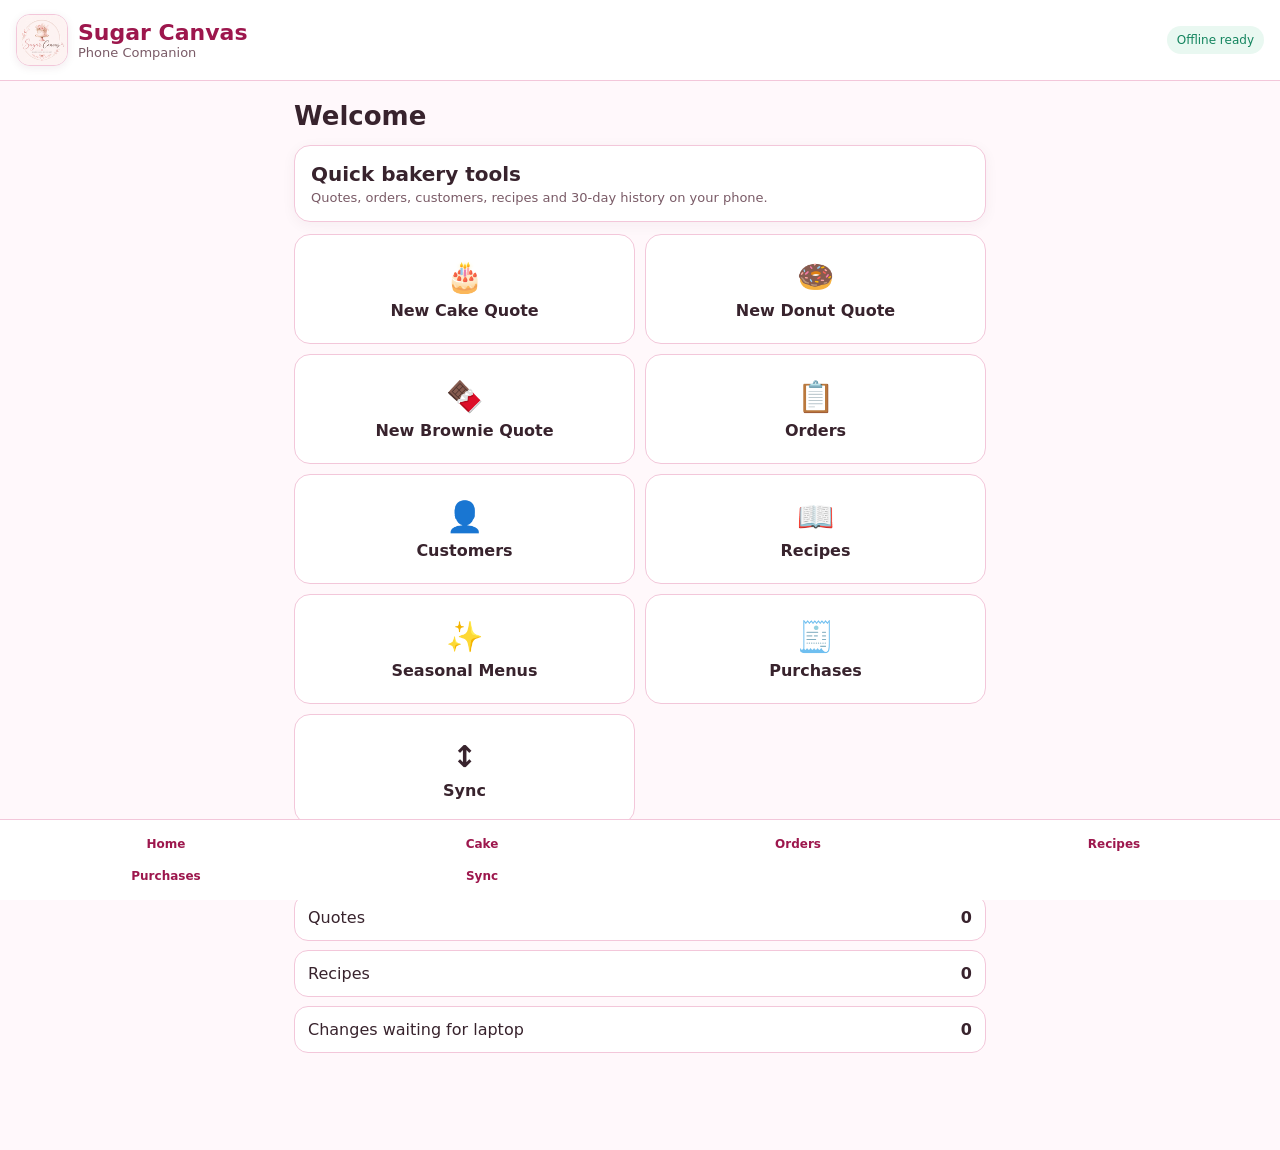
<file: index.html>
<!doctype html>
<html lang="en">
<head>
<meta charset="utf-8">
<meta name="viewport" content="width=device-width,initial-scale=1,viewport-fit=cover">
<meta name="theme-color" content="#d9468f">
<title>Sugar Canvas Companion</title>
<link rel="manifest" href="manifest.webmanifest?v=28">
<link rel="icon" href="logo-192.png" type="image/png">
<link rel="apple-touch-icon" href="logo-192.png">
<link rel="stylesheet" href="app.css?v=28">
<style data-updater-hidden-fix>
.update-overlay[hidden],.update-banner[hidden],.update-success[hidden]{display:none!important}
</style>
</head>
<body>
<header class="topbar">
  <div class="brand-wrap">
    <img class="brand-logo" src="logo-96.png" alt="Sugar Canvas logo">
    <div>
      <div class="brand">Sugar Canvas</div>
      <div class="sub">Phone Companion</div>
    </div>
  </div>
  <div id="syncBadge" class="badge">Offline ready</div>
</header>

<main id="app">
<section id="home" class="page active">
  <h1>Welcome</h1>
  <div class="hero-card">
    <div class="big">Quick bakery tools</div>
    <div class="muted">Quotes, orders, customers, recipes and 30-day history on your phone.</div>
  </div>
  <div class="home-grid">
    <button class="tile" data-go="cake"><span>🎂</span><b>New Cake Quote</b></button>
    <button class="tile" data-go="donut"><span>🍩</span><b>New Donut Quote</b></button>
    <button class="tile" data-go="brownie"><span>🍫</span><b>New Brownie Quote</b></button>
    <button class="tile" data-go="orders"><span>📋</span><b>Orders</b></button>
    <button class="tile" data-go="customers"><span>👤</span><b>Customers</b></button>
    <button class="tile" data-go="recipes"><span>📖</span><b>Recipes</b></button>
    <button class="tile" data-go="seasonal"><span>✨</span><b>Seasonal Menus</b></button>
    <button class="tile" data-go="purchases"><span>🧾</span><b>Purchases</b></button>
    <button class="tile" data-go="sync"><span>↕</span><b>Sync</b></button>
  </div>
  <div class="summary" id="homeSummary"></div>
</section>

<section id="cake" class="page">
  <div class="page-head"><button class="back" data-go="home">←</button><h1>Cake Quote</h1></div>
  <div class="card form">
    <label>Customer<select id="cakeCustomer"></select></label>
    <button class="secondary" id="cakeAddCustomer">+ Add Customer</button>

    <label>Cake<select id="cakeRecipe"></select></label>
    <div class="two">
      <label>Weight (g)<input id="cakeWeight" type="number" value="500" min="1" step="1" list="cakeWeightPresets"><datalist id="cakeWeightPresets"><option value="100"><option value="250"><option value="300"><option value="400"><option value="500"><option value="600"><option value="750"><option value="1000"><option value="1250"><option value="1500"><option value="2000"><option value="2500"><option value="3000"><option value="3500"><option value="4000"></datalist></label>
      <label>Quantity<input id="cakeQty" type="number" value="1" min="1" step="1"></label>
    </div>

    <label>Packaging<select id="cakePackaging"></select></label>
    <label>Customization / POS Total ($)
      <input id="cakeCustomizationCost" type="number" value="0" min="0" step="0.10"
             placeholder="Enter the same total as laptop POS, e.g. 30.00">
    </label>
    <div class="small">For matching laptop pricing, enter the same customisation/POS total used on the laptop.</div>

    <div class="subsection">
      <div class="subsection-head">
        <div>
          <b>Add-Ons / Frosting</b>
          <div class="small">Uses the same Add-On recipes and weight-based pricing from the laptop.</div>
        </div>
      </div>
      <div id="cakeAddonList" class="addon-grid"></div>
      <div id="selectedAddons" class="selected-addons"></div>
      <button class="secondary" id="addCustomAddon">+ Other / Custom Add-On</button>
    </div>

    <label>Delivery date<input id="cakeDate" type="date"></label>
    <label>Delivery needed?
      <select id="cakeDeliveryNeeded">
        <option value="no">No — Pickup</option>
        <option value="yes">Yes — Delivery</option>
      </select>
    </label>
    <label id="cakeDeliveryChargeWrap" hidden>Delivery charge ($)
      <input id="cakeDeliveryCharge" type="number" value="0" min="0" step="0.50">
    </label>
    <label>Notes<textarea id="cakeNote" rows="3" placeholder="Colour, writing, customer request..."></textarea></label>
  </div>

  <div class="price-card">
    <div><span>Full Cake Cost</span><b id="cakeCost">$0.00</b></div>
    <div><span>Add-On Cost</span><b id="cakeAddonTotal">$0.00</b></div>
    <label class="profit-picker">Profit %
      <input id="cakeProfitPct" type="number" value="80" inputmode="decimal" step="1">
    </label>
    <div class="small profit-help">Default 80%. Clear it and type any higher percentage. Minimum allowed is 80%.</div>
    <div><span>Calculated Selling Price</span><b id="cakeSellingPrice">$0</b></div>
  </div>

  <button class="wide" id="reviewCakePrice">Review Price →</button>
</section>

<section id="cakeReview" class="page">
  <div class="page-head"><button class="back" data-go="cake">←</button><h1>Price Summary</h1></div>

  <div class="receipt card">
    <div class="receipt-brand">Sugar Canvas</div>
    <div class="small center">Cake Quote Price Breakdown</div>
    <div class="receipt-rule"></div>
    <div id="cakeReceiptLines"></div>
    <div class="receipt-rule"></div>
    <div class="receipt-line strong"><span>Total Cost</span><b id="reviewTotalCost">$0.00</b></div>
    <div class="receipt-line"><span>Profit %</span><b id="reviewProfitPct">80%</b></div>
    <div class="receipt-line"><span>Delivery Charge</span><b id="reviewDeliveryCharge">$0.00</b></div>
    <div class="receipt-line suggested"><span>Calculated Customer Price</span><b id="reviewSellingPrice">$0</b></div>
  </div>

  <div class="card form">
    <label>Final Customer Price ($)<input id="cakeFinalPrice" type="number" value="0" step="1"></label>
    <label>Deposit ($)<input id="cakeDeposit" type="number" value="0" min="0" step="0.5"></label>
    <div class="receipt-line"><span>Estimated Profit</span><b id="reviewProfit">$0.00</b></div>
  </div>

  <div class="action-row">
    <button id="saveCakeQuote">Save Quote</button>
    <button id="confirmCakeOrder">Confirm Order</button>
  </div>
  <button id="cancelCakeEdit" class="secondary wide" hidden>Cancel Editing</button>
</section>

<section id="donut" class="page">
  <div class="page-head"><button class="back" data-go="home">←</button><h1>Donut Quote</h1></div>
  <div class="card form">
    <label>Customer<select id="donutCustomer"></select></label>
    <button class="secondary" id="donutAddCustomer">+ Add Customer</button>
    <label>Product
      <select id="donutKind">
        <optgroup label="Classic Donuts">
          <option value="bomboloni">Bomboloni Assorted</option>
          <option value="ring_glazed">Original Glazed Ring Donuts</option>
          <option value="ring_cinnamon">Cinnamon Ring Donuts</option>
          <option value="ring_assorted">Assorted Topped Ring Donuts</option>
        </optgroup>
        <optgroup label="Premium Donuts">
          <option value="premium_assorted">Premium Assorted Box</option>
          <option value="premium_mango_passion">Mango-Passion Fruit Premium Donut</option>
          <option value="premium_coffee_caramel">Coffee Caramel Premium Donut</option>
          <option value="premium_strawberry">Strawberry Premium Donut</option>
          <option value="premium_blueberry">Blueberry Premium Donut</option>
        </optgroup>
        <option value="custom">Custom / Other Donut Order</option>
      </select>
    </label>
    <label>Pieces
      <select id="donutQty"></select>
    </label>
    <div class="subsection">
      <div class="subsection-head"><div><b>Premium Donut Menu</b><div class="small">Quick-select premium options will appear here after your premium menu is uploaded and synced.</div></div></div>
      <div id="premiumDonutMenu"></div>
    </div>
    <div class="subsection">
      <div class="subsection-head"><div><b>Custom Item / Extra</b><div class="small">For anything not on the menu. Add a description, quantity and the customer price to add.</div></div></div>
      <div id="donutCustomItems" class="selected-addons"></div>
      <button id="addDonutCustomItem" type="button" class="secondary">+ Add Custom Item / Extra</button>
    </div>
    <label>Flavours / notes<textarea id="donutFlavours" rows="3" placeholder="Nutella, pistachio, custard..."></textarea></label>
    <label>Delivery date<input id="donutDate" type="date"></label>
    <label>Delivery needed?
      <select id="donutDeliveryNeeded">
        <option value="no">No — Pickup</option>
        <option value="yes">Yes — Delivery</option>
      </select>
    </label>
    <label id="donutDeliveryChargeWrap" hidden>Delivery charge ($)
      <input id="donutDeliveryCharge" type="number" value="0" min="0" step="0.50">
    </label>
    <label>Deposit ($)<input id="donutDeposit" type="number" value="0" min="0" step="0.5"></label>
  </div>
  <div class="price-card">
    <div><span>Menu price</span><b id="donutBasePrice">$0.00</b></div><div><span>Custom items / extras</span><b id="donutCustomTotal">$0.00</b></div>
    <div><span>Delivery charge</span><b id="donutDeliveryPrice">$0.00</b></div>
    <div><span>Customer price</span><b id="donutPrice">$0.00</b></div>
  </div>
  <div class="action-row">
    <button id="saveDonutQuote">Save Quote</button>
    <button id="confirmDonutOrder">Confirm Order</button>
  </div>
  <button id="cancelDonutEdit" class="secondary wide" hidden>Cancel Editing</button>
</section>


<section id="brownie" class="page">
  <div class="page-head"><button class="back" data-go="home">←</button><h1>Brownie Quote</h1></div>
  <div class="card form">
    <label>Customer<select id="brownieCustomer"></select></label>
    <button class="secondary" id="brownieAddCustomer">+ Add Customer</button>
    <label>Brownie / Blondie<select id="brownieKind">
      <option value="classic">Classic Brownie — $30</option><option value="cream_cheese">Cream Cheese Brownie — $35</option><option value="oreo">Oreo Brownie — $33</option><option value="biscoff_blondies">Biscoff Blondies — $37</option><option value="assorted">Assorted Brownie Box — $40</option><option value="custom">Custom / Other Brownie Order</option>
    </select></label>
    <label>Cut into pieces<select id="browniePieces"><option>4</option><option>6</option><option>9</option><option>12</option></select></label>
    <div class="subsection"><div class="subsection-head"><div><b>Custom Item / Extra</b><div class="small">Add anything outside the menu.</div></div></div><div id="brownieCustomItems" class="selected-addons"></div><button id="addBrownieCustomItem" type="button" class="secondary">+ Add Custom Item / Extra</button></div>
    <label>Notes / flavours<textarea id="brownieNote" rows="3"></textarea></label>
    <label>Delivery date<input id="brownieDate" type="date"></label>
    <label>Delivery needed?<select id="brownieDeliveryNeeded"><option value="no">No — Pickup</option><option value="yes">Yes — Delivery</option></select></label>
    <label id="brownieDeliveryChargeWrap" hidden>Delivery charge ($)<input id="brownieDeliveryCharge" type="number" value="0" min="0" step="0.50"></label>
    <label>Deposit ($)<input id="brownieDeposit" type="number" value="0" min="0" step="0.5"></label>
  </div>
  <div class="price-card"><div><span>Menu price</span><b id="brownieBasePrice">$30.00</b></div><div><span>Custom items / extras</span><b id="brownieCustomTotal">$0.00</b></div><div><span>Delivery charge</span><b id="brownieDeliveryPrice">$0.00</b></div><div><span>Customer price</span><b id="browniePrice">$30.00</b></div></div>
  <div class="action-row"><button id="saveBrownieQuote">Save Quote</button><button id="confirmBrownieOrder">Confirm Order</button></div>
</section>

<section id="orders" class="page">
  <div class="page-head"><button class="back" data-go="home">←</button><h1>Orders</h1></div>
  <div class="filters">
    <input id="orderSearch" placeholder="Search customer or order...">
    <select id="orderFilter">
      <option value="all">All</option><option value="active">Active</option>
      <option value="quotation">Quotes</option><option value="completed">Completed</option>
    </select>
  </div>
  <div id="ordersList" class="list"></div>
</section>

<section id="orderDetail" class="page">
  <div class="page-head"><button class="back" data-go="orders">←</button><h1>Order Details</h1></div>
  <div id="orderDetailContent"></div>
  <button id="orderQuoteBtn" class="secondary wide" type="button" hidden>📄 Generate Quotation</button>
  <button id="confirmQuoteBtn" class="wide" type="button" hidden>✓ Record Payment & Confirm Order</button>
  <button id="completeOrderBtn" class="complete-order-btn wide">✓ Complete Order</button>
  <button id="orderReceiptBtn" class="wide" type="button" hidden>🧾 Generate Receipt</button>
  <button id="refreshInvoiceCustomerBtn" class="secondary wide" type="button" hidden>👤 Change / Refresh Invoice Customer</button>
  <div class="small center" id="orderReceiptHelp" style="margin:-4px 0 12px" hidden>Paid orders can generate, save, print or share a POS-style receipt anytime.</div>
  <div class="action-row">
    <button id="editOrderBtn">Edit Order</button>
    <button id="deleteOrderBtn" class="danger">Delete Order</button>
  </div>
</section>

<section id="customers" class="page">
  <div class="page-head"><button class="back" data-go="home">←</button><h1>Customers</h1></div>
  <button id="addCustomerBtn">+ Add Customer</button>
  <div id="customersList" class="list"></div>
</section>

<section id="customerForm" class="page">
  <div class="page-head"><button class="back" id="cancelCustomerFormTop">←</button><h1 id="customerFormTitle">Add Customer</h1></div>
  <div class="card form">
    <label>Customer Type
      <select id="customerType">
        <option value="Personal">Personal</option>
        <option value="Business">Business</option>
      </select>
    </label>

    <div id="personalCustomerFields">
      <label>Customer Name<input id="customerName" autocomplete="name"></label>
    </div>

    <div id="businessCustomerFields" hidden>
      <label>Business Name<input id="customerBusinessName" autocomplete="organization"></label>
      <label>ABN<input id="customerABN" inputmode="numeric" placeholder="Optional"></label>
      <label>Contact Person<input id="customerContactPerson" autocomplete="name"></label>
    </div>

    <label>Phone<input id="customerPhone" inputmode="tel" autocomplete="tel"></label>
    <label>Email<input id="customerEmail" inputmode="email" autocomplete="email"></label>
    <label>Main Address<textarea id="customerAddress" rows="2"></textarea></label>

    <div id="businessAddressFields" hidden>
      <label>Billing Address<textarea id="customerBillingAddress" rows="2" placeholder="Leave blank if same as main address"></textarea></label>
      <label>Delivery Address<textarea id="customerDeliveryAddress" rows="2" placeholder="Leave blank if same as main address"></textarea></label>
      <label>PO / Reference Number<input id="customerPOReference" placeholder="Optional"></label>
    </div>

    <label>Referral Customer ID<input id="customerReferral" placeholder="Optional — e.g. SC-C0007"></label>
    <label>Notes<textarea id="customerNote" rows="3"></textarea></label>
  </div>
  <div class="action-row">
    <button id="saveCustomerForm" type="button">Save Customer</button>
    <button id="cancelCustomerForm" type="button" class="secondary">Cancel</button>
  </div>
</section>


<section id="seasonal" class="page">
  <div class="page-head"><button class="back" data-go="home">←</button><h1>Seasonal Menus</h1></div>
  <div class="card">
    <div class="small">Christmas, Valentine’s Day, New Year and other limited menus. Reuse your existing recipes and add only what changes.</div>
  </div>
  <button id="addSeasonalMenuBtn" class="wide">+ Create Seasonal Menu</button>
  <div id="seasonalMenusList" class="list"></div>
</section>

<section id="recipes" class="page">
  <div class="page-head"><button class="back" data-go="home">←</button><h1>Recipes</h1></div>
  <div class="card form">
    <label>Search recipes<input id="recipeSearch" type="search" placeholder="Search cake, frosting, add-on..."></label>
    <label>Recipe type<select id="recipeTypeFilter"><option value="">All Types</option><option value="Cake">Cake</option><option value="Add-On">Add-On</option></select></label>
    <div class="small">Read-only on the phone. Edit recipes on the laptop, then sync.</div>
  </div>
  <div id="recipesList" class="list"></div>
</section>
<section id="recipeDetail" class="page">
  <div class="page-head"><button class="back" data-go="recipes">←</button><h1>Recipe Details</h1></div>
  <div id="recipeDetailContent"></div>
</section>



<section id="purchases" class="page">
  <div class="page-head"><button class="back" data-go="home">←</button><h1>Purchases</h1></div>
  <button id="newPurchaseBtn" class="wide">+ New Purchase</button>
  <div class="card small">Purchases are grouped by month. Finance linking is finalized on the laptop during sync.</div>
  <div id="purchasesList" class="list"></div>
</section>

<section id="purchaseDetail" class="page">
  <div class="page-head"><button class="back" data-go="purchases">←</button><h1>Purchase Details</h1></div>
  <div id="purchaseDetailContent"></div>
  <div class="action-row">
    <button id="editPurchaseBtn">Edit</button>
    <button id="deletePurchaseBtn" class="danger-button">Delete</button>
  </div>
</section>

<section id="newPurchase" class="page">
  <div class="page-head"><button class="back" data-go="purchases">←</button><h1 id="purchaseFormTitle">New Purchase</h1></div>
  <div class="card form">
    <label>Vendor<select id="purSupplier"></select></label>
    <button id="purNewVendor" type="button" class="secondary">+ New Vendor</button>
    <label>ABN (optional)<input id="purABN" inputmode="numeric"></label>
    <div class="two">
      <label>Date<input id="purDate" type="date"></label>
      <label>Time<input id="purTime" type="time" lang="en-GB" step="60"></label>
    </div>
    <label>Receipt / Invoice / Docket Number<input id="purInvoice" placeholder="Receipt or invoice reference"></label>
    <label>Paid With<select id="purPaidWith"></select></label>
    <div class="two">
      <label>GST Paid ($)<input id="purGST" type="number" min="0" step="0.01" value="0"></label>
      <label>Total Amount ($)<input id="purTotal" type="number" min="0" step="0.01" value="0"></label>
    </div>
    <label>Attach receipt / invoice<input id="purAttachment" type="file" accept="image/*,.pdf,application/pdf" capture="environment"></label>
    <div id="purAttachmentInfo" class="small">Optional. Photo/PDF transfers to the laptop on Sync Now.</div>
  </div>

  <div class="card">
    <div class="list-top"><b>Items Bought</b><button id="openPurchaseItemDialog" type="button" class="secondary">+ Add Item</button></div>
    <div id="purItemsList"></div>
  </div>

  <button id="savePurchaseBtn" class="wide">Save Purchase</button>
  <button id="cancelPurchaseEditBtn" class="secondary wide" hidden>Cancel Editing</button>
</section>

<dialog id="purchaseItemDialog" class="modal-card">
  <form method="dialog" class="form">
    <h2>Add Purchased Item</h2>
    <label>Ingredient<select id="purIngredient"></select></label>
    <button id="purNewIngredient" type="button" class="secondary">+ New Ingredient</button>
    <div class="two">
      <label>Packs Bought<input id="purPacks" type="number" min="0.01" step="1" value="1"></label>
      <label>Size Per Pack<input id="purPackSize" type="number" min="0.01" step="0.01"></label>
    </div>
    <label>Unit<select id="purUnit"><option>g</option><option>kg</option><option>ml</option><option>L</option><option>pcs</option></select></label>
    <div class="small">Total stock: <b id="purTotalQty">0</b></div>
    <label>Amount Paid For All Packs ($)<input id="purAmount" type="number" min="0" step="0.01"></label>
    <label class="checkline"><input id="purUpdatePrice" type="checkbox" checked> Update current recipe price</label>
    <div class="action-row compact">
      <button id="cancelPurchaseItem" type="button" class="secondary">Cancel</button>
      <button id="purAddItem" type="button">Add Item</button>
    </div>
  </form>
</dialog>

<dialog id="vendorDialog" class="modal-card">
  <form method="dialog" class="form">
    <h2>New Vendor</h2>
    <label>Vendor Name<input id="newVendorName"></label>
    <label>ABN (optional)<input id="newVendorABN" inputmode="numeric"></label>
    <div class="action-row compact">
      <button id="cancelVendor" type="button" class="secondary">Cancel</button>
      <button id="saveVendor" type="button">Save Vendor</button>
    </div>
  </form>
</dialog>

<div id="updateBanner" class="update-banner" hidden>
  <span id="updateBannerText">New Sugar Canvas version available.</span>
  <button id="updateNowBtn">Update Now</button>
</div>

<div id="updateOverlay" class="update-overlay" hidden>
  <div class="update-card">
    <div id="updateSpinner" class="update-spinner"></div>
    <div id="updateSuccess" class="update-success" hidden>✓</div>
    <div id="updateStatusTitle" class="update-status-title">Updating Sugar Canvas</div>
    <div id="updatePercent" class="update-percent">0%</div>
    <div class="update-progress-track"><div id="updateProgressBar" class="update-progress-bar"></div></div>
    <div id="updateStatusText" class="small center">Preparing update…</div>
  </div>
</div>

<section id="sync" class="page">
  <div class="page-head"><button class="back" data-go="home">←</button><h1>Sync</h1></div>

  <div class="card wifi-card">
    <h2>Same-Wi-Fi Sync</h2>
    <p class="muted">Pair this phone once. After that, no pairing code is needed again. The laptop must be open and both devices must be on the same Wi-Fi.</p>
    <div id="wifiNotPaired">
      <label>Laptop address<input id="lanServer" inputmode="url" placeholder="http://192.168.1.25:8765"></label>
      <label>6-digit pairing code<input id="lanCode" inputmode="numeric" maxlength="6" placeholder="123456"></label>
      <label>Phone name<input id="lanDeviceName" placeholder="Choa's Phone"></label>
      <button id="pairPhone">Pair Phone</button>
    </div>
    <div id="wifiPaired" hidden>
      <div class="sync-ok">✓ This phone is approved</div>
      <div class="small" id="pairedLaptop"></div>
      <label>Laptop address<input id="pairedServer" inputmode="url"></label>
      <div class="action-row compact">
        <button id="saveLanAddress" class="secondary">Update Address</button>
        <button id="syncNow">Sync Now</button>
      </div>
      <button id="forgetLaptop" class="danger-button">Forget This Laptop</button>
    </div>
  </div>

  <div class="card">
    <h2>Sync Status</h2>
    <div id="syncStatus"></div>
  </div>

  <details class="card">
    <summary><b>Backup File Sync</b></summary>
    <p>If Wi-Fi sync is unavailable, you can still use the JSON file method.</p>
    <p><b>Laptop → Phone</b></p>
    <label class="file-button">Import from Laptop<input id="importLaptop" type="file" accept=".json,application/json"></label>
    <p style="margin-top:18px"><b>Phone → Laptop</b></p>
    <button id="exportLaptop">Export Changes to Laptop</button>
  </details>
</section>
</main>

<nav class="bottom-nav">
  <button data-go="home">Home</button>
  <button data-go="cake">Cake</button>
  <button data-go="orders">Orders</button>
  <button data-go="recipes">Recipes</button>
  <button data-go="purchases">Purchases</button>
  <button data-go="sync">Sync</button>
</nav>

<script src="app.js?v=49"></script>
</body>
</html>
</file>
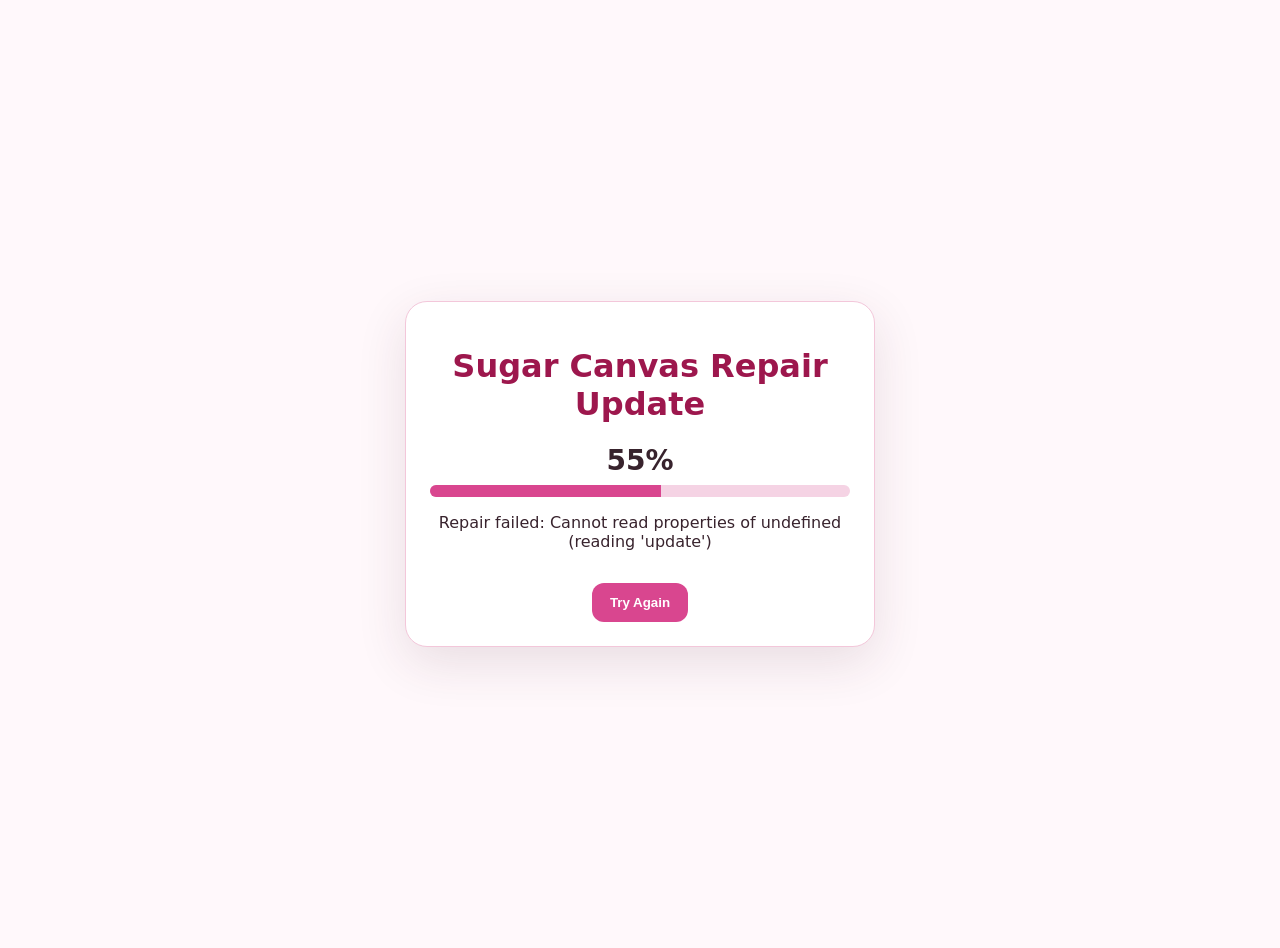
<file: repair.html>
<!doctype html>
<html lang="en">
<head>
<meta charset="utf-8">
<meta name="viewport" content="width=device-width,initial-scale=1">
<meta http-equiv="Cache-Control" content="no-store">
<title>Sugar Canvas Update Repair</title>
<style>
body{font-family:system-ui,-apple-system,Segoe UI,Roboto,sans-serif;background:#fff8fb;color:#38232d;margin:0;display:grid;min-height:100vh;place-items:center;padding:24px}
.card{width:min(420px,100%);background:white;border:1px solid #f3c7da;border-radius:22px;padding:24px;text-align:center;box-shadow:0 16px 50px rgba(70,30,50,.12)}
h1{color:#9d174d}.ring{width:76px;height:76px;border:8px solid #f5d3e4;border-top-color:#d9468f;border-radius:50%;margin:16px auto;animation:s .8s linear infinite}
@keyframes s{to{transform:rotate(360deg)}}.bar{height:12px;background:#f5d3e4;border-radius:99px;overflow:hidden}.fill{height:100%;width:0;background:#d9468f;transition:.35s}
.ok{font-size:72px;color:#13845e;display:none}.pct{font-size:28px;font-weight:800;margin:8px}
button{margin-top:16px;background:#d9468f;color:white;border:0;border-radius:12px;padding:12px 18px;font-weight:800}
</style>
</head>
<body>
<div class="card">
<h1>Sugar Canvas Repair Update</h1>
<div id="ring" class="ring"></div>
<div id="ok" class="ok">✓</div>
<div id="pct" class="pct">0%</div>
<div class="bar"><div id="fill" class="fill"></div></div>
<p id="msg">Preparing repair…</p>
<button id="retry" hidden>Try Again</button>
</div>
<script>
const pct=document.getElementById('pct'),fill=document.getElementById('fill'),msg=document.getElementById('msg'),ring=document.getElementById('ring'),ok=document.getElementById('ok'),retry=document.getElementById('retry');
function p(n,t){pct.textContent=n+'%';fill.style.width=n+'%';msg.textContent=t}
async function repair(){
 retry.hidden=true;ring.style.display='block';ok.style.display='none';
 try{
  p(10,'Removing the stuck updater…');
  if('serviceWorker' in navigator){
    const regs=await navigator.serviceWorker.getRegistrations();
    for(const r of regs) await r.unregister();
  }
  p(35,'Clearing old app caches…');
  if('caches' in window){
    const keys=await caches.keys();
    await Promise.all(keys.filter(k=>k.startsWith('sugar-canvas-phone-')).map(k=>caches.delete(k)));
  }
  p(55,'Installing Sugar Canvas v16…');
  const reg=await navigator.serviceWorker.register('./sw.js?v=16',{scope:'./',updateViaCache:'none'});
  await reg.update();
  await navigator.serviceWorker.ready;
  p(85,'Activating the new app…');
  if(reg.waiting)reg.waiting.postMessage({type:'SKIP_WAITING'});
  await new Promise(r=>setTimeout(r,1800));
  p(100,'Repair complete');
  ring.style.display='none';ok.style.display='block';
  setTimeout(()=>location.replace('./?v=16&repaired=1'),1200);
 }catch(e){
  ring.style.display='none';msg.textContent='Repair failed: '+e.message;retry.hidden=false;
 }
}
retry.onclick=repair;
repair();
</script>
</body></html>
</file>
<file: app.css>
:root{--pink:#d9468f;--pink-dark:#9d174d;--soft:#fff0f6;--bg:#fff8fb;--text:#38232d;--muted:#7a5b67;--border:#f3c7da;--green:#13845e}
*{box-sizing:border-box} body{margin:0;font-family:system-ui,-apple-system,Segoe UI,Roboto,sans-serif;background:var(--bg);color:var(--text);padding-bottom:74px}
button,input,select,textarea{font:inherit}.topbar{position:sticky;top:0;z-index:5;background:white;border-bottom:1px solid var(--border);padding:14px 16px;display:flex;justify-content:space-between;align-items:center}
.brand{font-size:22px;font-weight:800;color:var(--pink-dark)}.sub,.muted{font-size:13px;color:var(--muted)}.badge{font-size:12px;background:#e9f8f1;color:var(--green);padding:7px 10px;border-radius:999px}
main{max-width:720px;margin:auto;padding:14px}.page{display:none}.page.active{display:block}h1{font-size:26px;margin:6px 0 14px}h2{font-size:17px;margin:0 0 8px}.page-head{display:flex;align-items:center;gap:10px}.back{width:42px;height:42px;border-radius:12px;padding:0}
.hero-card,.card,.price-card{background:white;border:1px solid var(--border);border-radius:16px;padding:16px;margin-bottom:12px;box-shadow:0 3px 14px rgba(87,31,56,.05)}.big{font-size:20px;font-weight:800;margin-bottom:4px}
.home-grid{display:grid;grid-template-columns:1fr 1fr;gap:10px}.tile{min-height:110px;background:white;color:var(--text);border:1px solid var(--border);border-radius:16px;display:flex;flex-direction:column;gap:7px;align-items:center;justify-content:center}.tile span{font-size:30px}
button,.file-button{background:var(--pink);color:white;border:0;border-radius:12px;padding:12px 14px;font-weight:700;cursor:pointer}.secondary{background:var(--soft);color:var(--pink-dark);border:1px solid var(--border);width:100%}
.form label,.price-card label{display:block;font-size:13px;color:var(--muted);margin:10px 0}.form input,.form select,.form textarea,.price-card input,.filters input,.filters select{width:100%;margin-top:5px;padding:12px;border:1px solid var(--border);border-radius:11px;background:white;color:var(--text)}
.two{display:grid;grid-template-columns:1fr 1fr;gap:10px}.price-card>div{display:flex;justify-content:space-between;padding:7px 0}.price-card b{font-size:19px;color:var(--pink-dark)}
.action-row{display:grid;grid-template-columns:1fr 1fr;gap:10px;margin:12px 0}.filters{display:grid;grid-template-columns:1fr 140px;gap:8px;margin-bottom:10px}
.list-item{background:white;border:1px solid var(--border);border-radius:14px;padding:13px;margin-bottom:9px}.list-top{display:flex;justify-content:space-between;gap:10px}.status{font-size:12px;padding:4px 8px;border-radius:999px;background:var(--soft);color:var(--pink-dark)}.money{font-weight:800}.small{font-size:12px;color:var(--muted);margin-top:5px}
.summary{margin-top:14px}.summary .list-item{display:flex;justify-content:space-between}.file-button{display:inline-block}.file-button input{display:none}.bottom-nav{position:fixed;left:0;right:0;bottom:0;background:white;border-top:1px solid var(--border);display:grid;grid-template-columns:repeat(4,1fr);padding:8px max(8px,env(safe-area-inset-right)) calc(8px + env(safe-area-inset-bottom)) max(8px,env(safe-area-inset-left));z-index:10}.bottom-nav button{background:white;color:var(--pink-dark);padding:9px 4px;font-size:12px}
@media(max-width:420px){main{padding:10px}.home-grid{gap:8px}.tile{min-height:96px}.two{grid-template-columns:1fr}.filters{grid-template-columns:1fr}}

.wifi-card label{display:block;font-size:13px;color:var(--muted);margin:10px 0}
.wifi-card input{width:100%;margin-top:5px;padding:12px;border:1px solid var(--border);border-radius:11px;background:white;color:var(--text)}
.sync-ok{background:#e9f8f1;color:#13845e;border-radius:11px;padding:10px 12px;font-weight:800;margin:8px 0}
.danger-button{background:#fff0f0;color:#a52626;border:1px solid #f3c2c2;width:100%;margin-top:8px}
.action-row.compact{grid-template-columns:1fr 1fr}
details.card summary{cursor:pointer;color:var(--pink-dark)}


.subsection{margin:16px 0;padding:14px;background:#fffafd;border:1px solid var(--border);border-radius:14px}
.subsection-head{display:flex;justify-content:space-between;align-items:flex-start;margin-bottom:10px}
.addon-grid{display:grid;grid-template-columns:1fr 1fr;gap:8px;margin:8px 0 12px}
.addon-chip{background:white;color:var(--pink-dark);border:1px solid var(--border);padding:11px 8px;border-radius:12px;text-align:left;font-weight:700}
.addon-chip.selected{background:var(--soft);border-color:var(--pink);box-shadow:inset 0 0 0 1px var(--pink)}
.addon-chip .addon-price{display:block;font-size:12px;color:var(--muted);margin-top:3px;font-weight:600}
.selected-addons{margin:8px 0}
.selected-addon-row{display:flex;justify-content:space-between;gap:10px;align-items:center;padding:8px 10px;border-bottom:1px dashed var(--border)}
.selected-addon-row:last-child{border-bottom:0}
.remove-mini{background:#fff0f0;color:#a52626;border:1px solid #f3c2c2;padding:5px 8px;border-radius:8px;font-size:12px}
.wide{width:100%;margin:6px 0 14px}
.receipt{font-variant-numeric:tabular-nums}
.receipt-brand{text-align:center;font-size:22px;font-weight:900;color:var(--pink-dark)}
.center{text-align:center}
.receipt-rule{border-top:1px dashed #bfa3af;margin:12px 0}
.receipt-line{display:flex;justify-content:space-between;gap:14px;padding:7px 0}
.receipt-line span:first-child{min-width:0}
.receipt-line.strong{font-size:17px;font-weight:900}
.receipt-line.suggested{background:var(--soft);margin:8px -8px -4px;padding:10px 8px;border-radius:10px;color:var(--pink-dark)}
.item-sub{font-size:12px;color:var(--muted);margin-top:2px}
@media(max-width:420px){.addon-grid{grid-template-columns:1fr}}

.profit-picker{display:flex;justify-content:space-between;align-items:center;gap:12px;font-weight:700;margin:8px 0}
.profit-picker input{max-width:120px;text-align:right}
.cost-note{font-size:12px;color:var(--muted);font-weight:600;margin-top:3px}

.brand-wrap{display:flex;align-items:center;gap:10px;min-width:0}
.brand-logo{width:52px;height:52px;border-radius:14px;object-fit:cover;border:1px solid var(--border);background:#fff8fb;box-shadow:0 2px 8px rgba(87,31,56,.08)}
@media(max-width:420px){.brand-logo{width:46px;height:46px;border-radius:12px}.brand{font-size:20px}}

.profit-help{margin-top:-2px;margin-bottom:10px}

.list-item.clickable{cursor:pointer}
.list-item.clickable:active{transform:scale(.995)}
.detail-card{margin-bottom:12px}
.detail-row{display:flex;justify-content:space-between;gap:16px;padding:8px 0;border-bottom:1px solid var(--border)}
.detail-row:last-child{border-bottom:0}
.detail-row span:first-child{color:var(--muted)}
.detail-row b,.detail-row span:last-child{text-align:right;word-break:break-word}
.detail-section-title{font-size:14px;font-weight:800;color:var(--pink-dark);margin:14px 0 6px}
.danger{background:#b42318!important;color:white!important}

.recipe-card{cursor:pointer}.recipe-card:active{transform:scale(.995)}.recipe-type{display:inline-block;padding:3px 8px;border-radius:999px;background:var(--soft);color:var(--pink-dark);font-size:12px;font-weight:800}.recipe-meta{display:flex;gap:8px;flex-wrap:wrap;margin-top:7px;color:var(--muted);font-size:12px}.recipe-description{white-space:pre-wrap;line-height:1.5}.ingredient-table{width:100%;border-collapse:collapse;font-size:14px}.ingredient-table th,.ingredient-table td{padding:9px 4px;border-bottom:1px solid var(--border);text-align:left}.ingredient-table th:last-child,.ingredient-table td:last-child{text-align:right}.ingredient-table tr:last-child td{border-bottom:0}

.checkline{display:flex!important;align-items:center;gap:8px}.checkline input{width:auto!important;margin:0}
.purchase-item{display:flex;justify-content:space-between;align-items:center;gap:8px;padding:9px 0;border-bottom:1px solid var(--border)}
.purchase-item:last-child{border-bottom:0}.purchase-item button{width:auto;padding:5px 9px}

.month-group{margin:14px 0 6px;font-weight:900;color:var(--pink-dark);display:flex;justify-content:space-between;align-items:center}
.purchase-row{cursor:pointer}
.finance-chip{display:inline-block;padding:3px 7px;border-radius:999px;background:var(--soft);font-size:11px;font-weight:800;color:var(--pink-dark)}
.modal-card{border:0;border-radius:18px;padding:0;max-width:520px;width:calc(100% - 28px);box-shadow:0 18px 60px rgba(50,20,35,.25)}
.modal-card::backdrop{background:rgba(40,20,30,.45)}
.modal-card .form{padding:18px}
.update-banner{position:fixed;left:10px;right:10px;bottom:72px;z-index:9999;background:#3f2631;color:white;padding:10px 12px;border-radius:14px;display:flex;align-items:center;justify-content:space-between;gap:10px;box-shadow:0 10px 28px rgba(0,0,0,.25)}
.update-banner button{width:auto;padding:8px 12px}

.update-overlay{position:fixed;inset:0;z-index:10000;background:rgba(35,20,30,.52);display:flex;align-items:center;justify-content:center;padding:20px}
.update-card{width:min(360px,100%);background:white;border-radius:22px;padding:24px;text-align:center;box-shadow:0 20px 70px rgba(0,0,0,.28)}
.update-spinner{width:78px;height:78px;margin:0 auto 16px;border:8px solid #f5d3e4;border-top-color:var(--pink);border-radius:50%;animation:updateSpin .85s linear infinite}
@keyframes updateSpin{to{transform:rotate(360deg)}}
.update-success{width:90px;height:90px;margin:0 auto 14px;border-radius:50%;background:#1aa56f;color:white;font-size:62px;line-height:90px;font-weight:900;animation:updatePop .35s ease-out}
@keyframes updatePop{0%{transform:scale(.55);opacity:.2}100%{transform:scale(1);opacity:1}}
.update-status-title{font-size:20px;font-weight:900;color:var(--pink-dark)}
.update-percent{font-size:30px;font-weight:900;margin:7px 0}
.update-progress-track{height:12px;background:#f3d6e3;border-radius:999px;overflow:hidden;margin:10px 0 8px}
.update-progress-bar{height:100%;width:0;background:var(--pink);border-radius:999px;transition:width .3s ease}

.update-overlay[hidden],.update-banner[hidden],.update-success[hidden]{display:none!important}

.complete-order-btn{background:#159a68!important;color:white!important;border:0!important;font-size:17px;box-shadow:0 5px 16px rgba(21,154,104,.22)}
.complete-order-btn.completed{background:#e8f7f0!important;color:#11734f!important;border:1px solid #b7e6d2!important;box-shadow:none}
</file>
